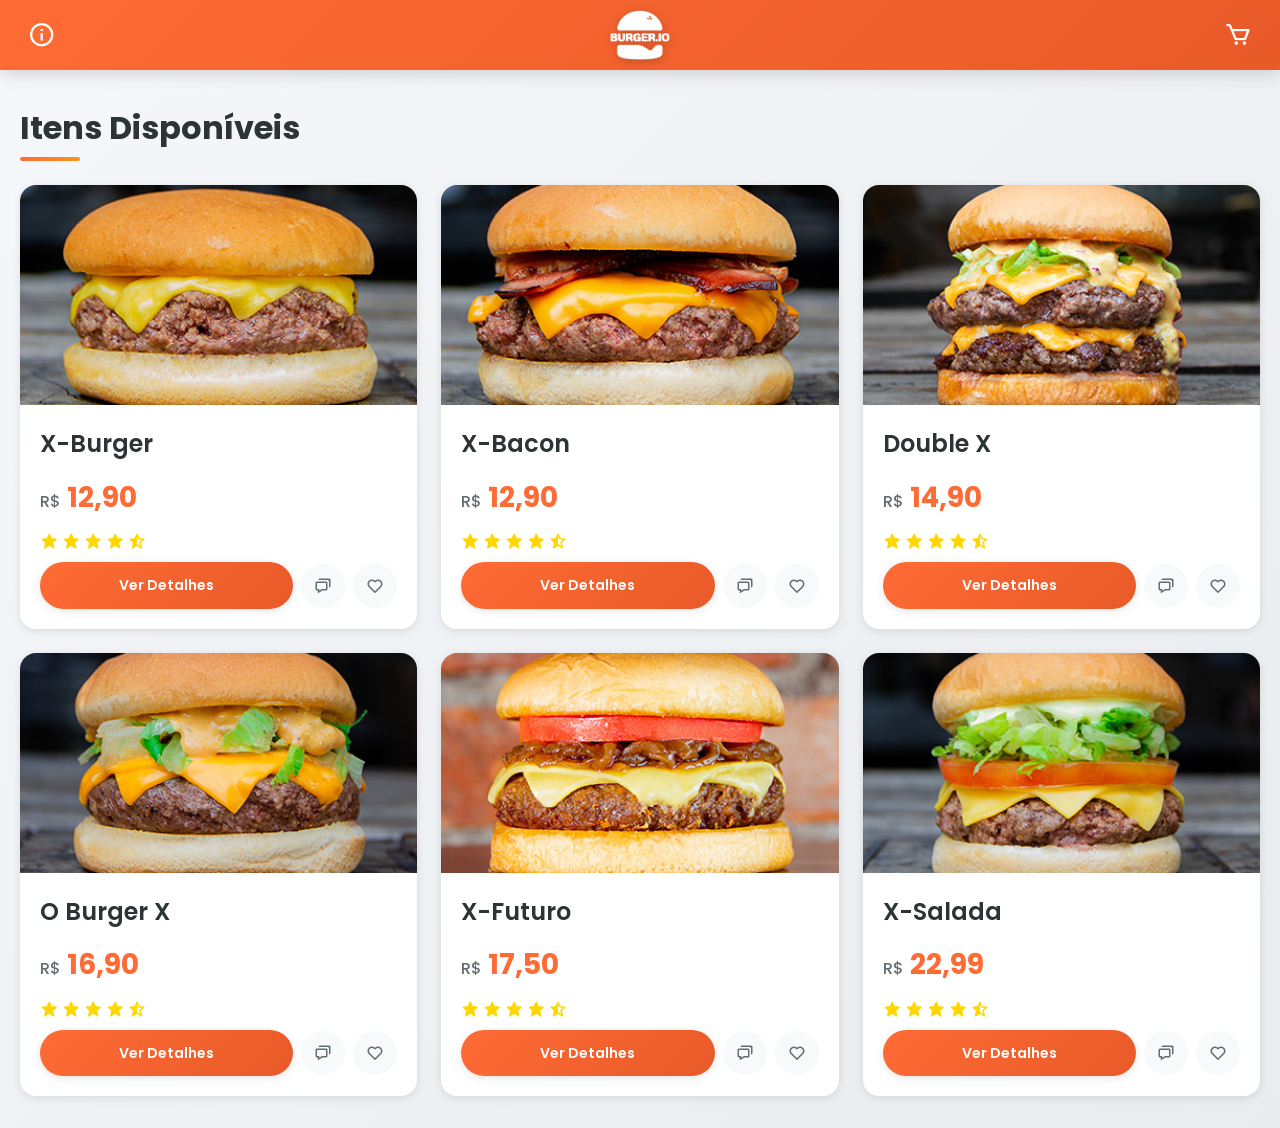
<file: index.html>
<!DOCTYPE html>
<html lang="pt-BR">

<head>
    <meta charset="UTF-8">
    <meta name="viewport" content="width=device-width, initial-scale=1.0">
    <meta name="description"
        content="Burger.IO - Os melhores hambúrgueres artesanais com entrega rápida. Peça agora pelo WhatsApp!">
    <meta name="keywords" content="hambúrguer, burger, delivery, comida, fast food, artesanal">
    <meta name="author" content="Burger.IO">
    <meta name="theme-color" content="#ff6b35">

    <!-- Open Graph / Facebook -->
    <meta property="og:type" content="website">
    <meta property="og:title" content="Burger.IO - Hambúrgueres Artesanais">
    <meta property="og:description" content="Os melhores hambúrgueres artesanais com entrega rápida!">
    <meta property="og:image" content="assets/burgerio_logo.png">

    <title>Burger.IO - Hambúrgueres Artesanais | Delivery</title>

    <!-- PWA Configs -->
    <link rel="manifest" href="manifest.json" />
    <link rel="apple-touch-icon" href="assets/burgerio_logo.png" />
    <meta name="apple-mobile-web-app-status-bar" content="#ff6b35" />

    <!-- Icons -->
    <link href='https://unpkg.com/boxicons@2.1.4/css/boxicons.min.css' rel='stylesheet'>

    <!-- Styles -->
    <link rel="stylesheet" href="css/styles.css">
</head>

<body>

    <header class="app_bar">
        <i class='bx bx-info-circle' title="Informações"></i>
        <div class="app_logo">
            <img src="assets/burgerio_logo.png" alt="Burger.IO - Logo da Hamburgueria">
        </div>
        <i class='bx bx-cart' title="Carrinho"></i>
    </header>

    <main class="home-main">
        <h1>Itens Disponíveis</h1>
        <section class="itens-list">
            <!-- Conteúdo gerado dinamicamente via JavaScript -->
        </section>
    </main>

    <script src="js/main.js"></script>
</body>

</html>
</file>
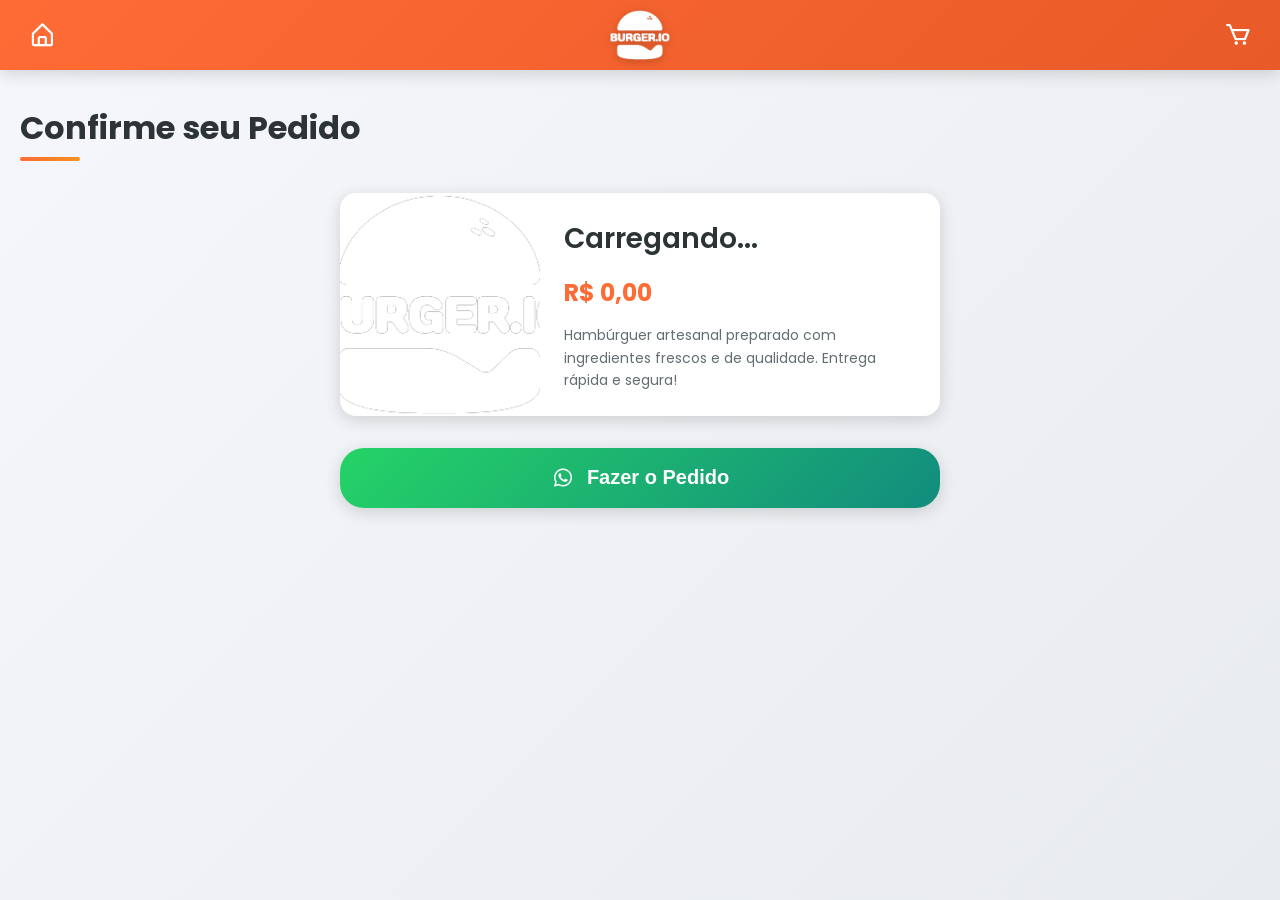
<file: confirm_order.html>
<!DOCTYPE html>
<html lang="pt-BR">

<head>
    <meta charset="UTF-8">
    <meta name="viewport" content="width=device-width, initial-scale=1.0">
    <meta name="description" content="Confirme seu pedido - Burger.IO">
    <meta name="theme-color" content="#ff6b35">
    <title>Confirmar Pedido - Burger.IO</title>

    <!-- Icons -->
    <link href='https://unpkg.com/boxicons@2.1.4/css/boxicons.min.css' rel='stylesheet'>

    <!-- Styles -->
    <link rel="stylesheet" href="css/styles.css">
</head>

<body>

    <header class="app_bar">
        <a href="index.html" title="Voltar para início">
            <i class='bx bx-home-alt'></i>
        </a>
        <div class="app_logo">
            <img src="assets/burgerio_logo.png" alt="Burger.IO - Logo da Hamburgueria">
        </div>
        <i class='bx bx-cart' title="Carrinho"></i>
    </header>

    <main class="home-confirm">
        <h1>Confirme seu Pedido</h1>

        <section class="order-itens">
            <div class="order-card">
                <div class="card-image">
                    <img id="item-image" src="assets/burgerio_logo.png" alt="Imagem do produto">
                </div>

                <div class="card-details">
                    <h2 id="item-name">Carregando...</h2>
                    <h3 id="item-price">R$ 0,00</h3>
                    <p>
                        Hambúrguer artesanal preparado com ingredientes frescos e de qualidade.
                        Entrega rápida e segura!
                    </p>
                </div>
            </div>

            <button class="button-confirm" onclick="openWhatsApp()">
                <i class='bx bxl-whatsapp'></i> Fazer o Pedido
            </button>
        </section>
    </main>

    <script src="js/confirm-order.js"></script>
</body>

</html>
</file>
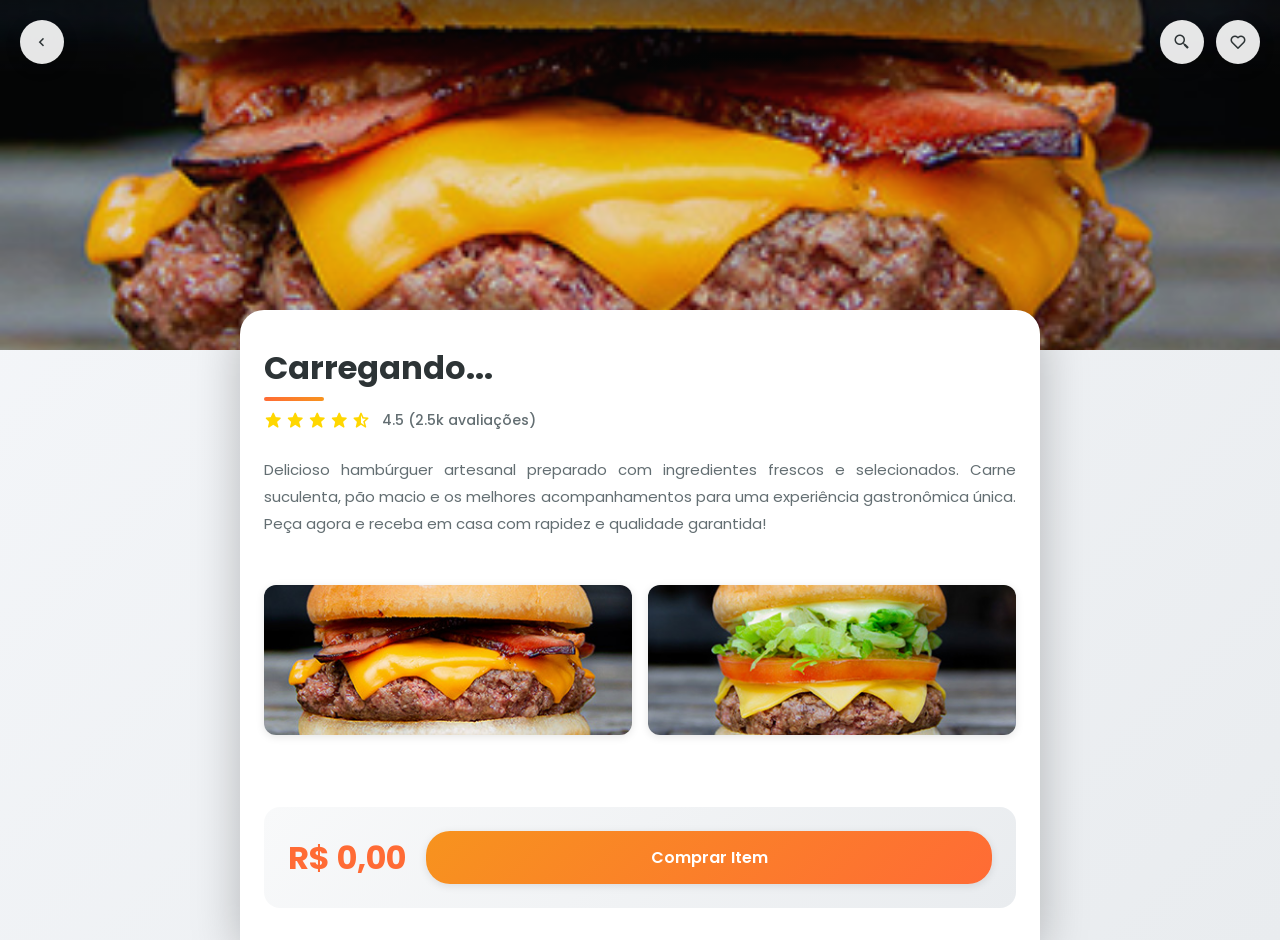
<file: item_details.html>
<!DOCTYPE html>
<html lang="pt-BR">

<head>
    <meta charset="UTF-8">
    <meta name="viewport" content="width=device-width, initial-scale=1.0">
    <meta name="description" content="Detalhes do produto - Burger.IO">
    <meta name="theme-color" content="#ff6b35">
    <title>Detalhes do Produto - Burger.IO</title>

    <!-- Icons -->
    <link href='https://unpkg.com/boxicons@2.1.4/css/boxicons.min.css' rel='stylesheet'>

    <!-- Styles -->
    <link rel="stylesheet" href="css/styles.css">
</head>

<body>

    <header class="header-details">
        <img src="assets/x-bacon.jpg" alt="Hambúrguer" class="image-item">

        <div class="option-details">
            <a href="index.html" title="Voltar">
                <div class="icon-option">
                    <i class='bx bx-chevron-left'></i>
                </div>
            </a>

            <div class="right-option">
                <div class="icon-option" title="Buscar">
                    <i class='bx bx-search-alt-2'></i>
                </div>

                <div class="icon-option" title="Favoritar">
                    <i class='bx bx-heart'></i>
                </div>
            </div>
        </div>
    </header>

    <main class="main-details">
        <h1 class="name-item">Carregando...</h1>

        <section class="info-details">
            <div class="iten-raiting">
                <i class='bx bxs-star'></i>
                <i class='bx bxs-star'></i>
                <i class='bx bxs-star'></i>
                <i class='bx bxs-star'></i>
                <i class='bx bxs-star-half'></i>
                <p>4.5 (2.5k avaliações)</p>
            </div>

            <div class="description-details">
                Delicioso hambúrguer artesanal preparado com ingredientes frescos e selecionados.
                Carne suculenta, pão macio e os melhores acompanhamentos para uma experiência
                gastronômica única. Peça agora e receba em casa com rapidez e qualidade garantida!
            </div>

            <div class="galery-details">
                <a class="galery-image" href="#image01" title="Ver imagem ampliada">
                    <img src="assets/x-bacon.jpg" alt="X-Bacon">
                </a>

                <a href="#" class="lightbox" id="image01">
                    <span style="background-image: url(assets/x-bacon.jpg);">
                        <p>Experimente também nosso X-Bacon</p>
                    </span>
                </a>

                <a class="galery-image" href="#image02" title="Ver imagem ampliada">
                    <img src="assets/x-salada.jpg" alt="X-Salada">
                </a>

                <a href="#" class="lightbox" id="image02">
                    <span style="background-image: url(assets/x-salada.jpg);">
                        <p>Experimente também nosso X-Salada</p>
                    </span>
                </a>
            </div>

            <div class="buy-iten">
                <p class="price-iten">R$ 0,00</p>
                <a onclick="openOrderConfirm();" class="option-detail">Comprar Item</a>
            </div>
        </section>
    </main>

    <script src="js/item-details.js"></script>
</body>

</html>
</file>
<file: css/styles.css>
/* ========================================
   IMPORTAÇÃO DE FONTES
   ======================================== */
@import url('https://fonts.googleapis.com/css2?family=Poppins:wght@300;400;500;600;700&display=swap');

/* ========================================
   RESET E CONFIGURAÇÕES GLOBAIS
   ======================================== */
* {
  margin: 0;
  padding: 0;
  box-sizing: border-box;
}

:root {
  /* Cores Principais */
  --primary-color: #ff6b35;
  --primary-dark: #e85a28;
  --primary-light: #ff8c5a;
  
  /* Cores Secundárias */
  --secondary-color: #f7931e;
  --accent-color: #ffd23f;
  
  /* Cores Neutras */
  --dark: #2d3436;
  --dark-light: #636e72;
  --light: #f8f9fa;
  --white: #ffffff;
  
  /* Cores de Status */
  --success: #00b894;
  --warning: #fdcb6e;
  --star-color: #ffd700;
  
  /* Sombras */
  --shadow-sm: 0 2px 8px rgba(0, 0, 0, 0.1);
  --shadow-md: 0 4px 16px rgba(0, 0, 0, 0.15);
  --shadow-lg: 0 8px 32px rgba(0, 0, 0, 0.2);
  --shadow-xl: 0 12px 48px rgba(0, 0, 0, 0.25);
  
  /* Transições */
  --transition-fast: 0.2s ease;
  --transition-normal: 0.3s ease;
  --transition-slow: 0.5s ease;
  
  /* Bordas */
  --radius-sm: 8px;
  --radius-md: 12px;
  --radius-lg: 16px;
  --radius-xl: 24px;
}

body {
  font-family: 'Poppins', -apple-system, BlinkMacSystemFont, 'Segoe UI', sans-serif;
  background: linear-gradient(135deg, #f5f7fa 0%, #e9ecef 100%);
  color: var(--dark);
  line-height: 1.6;
  min-height: 100vh;
}

/* ========================================
   HEADER / APP BAR
   ======================================== */
.app_bar {
  width: 100%;
  height: 70px;
  background: linear-gradient(135deg, var(--primary-color) 0%, var(--primary-dark) 100%);
  padding: 0 20px;
  box-shadow: var(--shadow-md);
  display: flex;
  align-items: center;
  justify-content: space-between;
  color: var(--white);
  position: sticky;
  top: 0;
  z-index: 1000;
  backdrop-filter: blur(10px);
}

.app_bar i {
  color: var(--white);
  font-size: 28px;
  cursor: pointer;
  transition: var(--transition-fast);
  padding: 8px;
  border-radius: var(--radius-sm);
}

.app_bar i:hover {
  background: rgba(255, 255, 255, 0.2);
  transform: scale(1.1);
}

.app_bar a {
  text-decoration: none;
  display: flex;
  align-items: center;
}

.app_logo {
  height: 50px;
  flex: 1;
  text-align: center;
  display: flex;
  align-items: center;
  justify-content: center;
}

.app_logo img {
  height: 100%;
  filter: drop-shadow(0 2px 4px rgba(0, 0, 0, 0.2));
  transition: var(--transition-normal);
}

.app_logo img:hover {
  transform: scale(1.05);
}

/* ========================================
   MAIN CONTENT
   ======================================== */
main {
  padding: 32px 20px;
  max-width: 1400px;
  margin: 0 auto;
}

main h1 {
  font-size: 2rem;
  font-weight: 700;
  margin-bottom: 32px;
  color: var(--dark);
  position: relative;
  display: inline-block;
}

main h1::after {
  content: '';
  position: absolute;
  bottom: -8px;
  left: 0;
  width: 60px;
  height: 4px;
  background: linear-gradient(90deg, var(--primary-color), var(--secondary-color));
  border-radius: 2px;
}

/* ========================================
   LISTA DE ITENS - GRID RESPONSIVO
   ======================================== */
.itens-list {
  display: grid;
  grid-template-columns: repeat(auto-fill, minmax(280px, 1fr));
  gap: 24px;
  align-items: start;
}

/* ========================================
   CARD DE ITEM
   ======================================== */
.item-card {
  background: var(--white);
  border-radius: var(--radius-lg);
  overflow: hidden;
  box-shadow: var(--shadow-sm);
  transition: var(--transition-normal);
  position: relative;
  display: flex;
  flex-direction: column;
  height: 100%;
}

.item-card:hover {
  transform: translateY(-8px);
  box-shadow: var(--shadow-lg);
}

.item-card .item-image {
  width: 100%;
  height: 220px;
  object-fit: cover;
  transition: var(--transition-slow);
}

.item-card:hover .item-image {
  transform: scale(1.05);
}

.item-card .card-content {
  padding: 20px;
  display: flex;
  flex-direction: column;
  gap: 12px;
  flex: 1;
}

.item-card .card-content h2 {
  font-size: 1.5rem;
  font-weight: 600;
  color: var(--dark);
  margin: 0;
}

.item-card .card-content .iten-price {
  font-size: 1.75rem;
  font-weight: 700;
  color: var(--primary-color);
  margin: 0;
}

.item-card .card-content .iten-price .less-price {
  font-size: 1rem;
  font-weight: 500;
  color: var(--dark-light);
}

/* ========================================
   AVALIAÇÃO (RATING)
   ======================================== */
.iten-raiting {
  display: flex;
  align-items: center;
  gap: 4px;
  color: var(--star-color);
  font-size: 18px;
}

.iten-raiting p {
  color: var(--dark-light);
  font-size: 14px;
  margin-left: 8px;
  font-weight: 500;
}

/* ========================================
   OPÇÕES DO ITEM
   ======================================== */
.item-card .iten-option {
  display: flex;
  align-items: center;
  gap: 8px;
  margin-top: auto;
}

.option-detail {
  flex: 1;
  text-decoration: none;
  color: var(--white);
  background: linear-gradient(135deg, var(--primary-color), var(--primary-dark));
  text-align: center;
  padding: 12px 20px;
  border-radius: var(--radius-xl);
  font-size: 14px;
  font-weight: 600;
  cursor: pointer;
  transition: var(--transition-normal);
  box-shadow: var(--shadow-sm);
  border: none;
  display: inline-block;
}

.option-detail:hover {
  background: linear-gradient(135deg, var(--primary-dark), var(--primary-color));
  transform: translateY(-2px);
  box-shadow: var(--shadow-md);
}

.icon-option {
  background: var(--light);
  padding: 12px;
  border-radius: 50%;
  display: flex;
  align-items: center;
  justify-content: center;
  cursor: pointer;
  transition: var(--transition-fast);
  color: var(--dark-light);
  font-size: 18px;
  width: 44px;
  height: 44px;
}

.icon-option:hover {
  background: var(--primary-color);
  color: var(--white);
  transform: scale(1.1);
}

/* ========================================
   PÁGINA DE DETALHES
   ======================================== */
.header-details {
  position: relative;
  overflow: hidden;
  width: 100%;
  height: 350px;
  background: var(--dark);
}

.header-details img {
  width: 100%;
  height: 100%;
  object-fit: cover;
  opacity: 0.9;
}

.header-details .option-details {
  position: absolute;
  top: 0;
  left: 0;
  right: 0;
  display: flex;
  padding: 20px;
  justify-content: space-between;
  background: linear-gradient(180deg, rgba(0,0,0,0.5) 0%, transparent 100%);
}

.header-details .option-details .right-option {
  display: flex;
  gap: 12px;
}

.header-details .option-details a {
  text-decoration: none;
}

.header-details .icon-option {
  background: rgba(255, 255, 255, 0.9);
  backdrop-filter: blur(10px);
  color: var(--dark);
  box-shadow: var(--shadow-md);
}

.header-details .icon-option:hover {
  background: var(--white);
}

.main-details {
  width: 100%;
  max-width: 800px;
  margin: -40px auto 0;
  border-radius: var(--radius-xl) var(--radius-xl) 0 0;
  background: var(--white);
  padding: 32px 24px;
  box-shadow: var(--shadow-xl);
  position: relative;
  min-height: calc(100vh - 310px);
}

.main-details h1 {
  font-size: 2rem;
  font-weight: 700;
  color: var(--dark);
  margin-bottom: 16px;
}

.info-details {
  display: flex;
  flex-direction: column;
  gap: 24px;
}

.info-details .iten-raiting {
  color: var(--star-color);
}

.info-details .iten-raiting p {
  color: var(--dark-light);
  font-size: 14px;
  margin-left: 8px;
}

.info-details .description-details {
  font-size: 15px;
  color: var(--dark-light);
  text-align: justify;
  line-height: 1.8;
}

/* ========================================
   GALERIA DE IMAGENS
   ======================================== */
.info-details .galery-details {
  display: grid;
  grid-template-columns: repeat(auto-fit, minmax(150px, 1fr));
  gap: 16px;
  margin: 24px 0;
}

.info-details .galery-details .galery-image {
  display: block;
  border-radius: var(--radius-md);
  overflow: hidden;
  box-shadow: var(--shadow-sm);
  transition: var(--transition-normal);
}

.info-details .galery-details .galery-image:hover {
  transform: scale(1.05);
  box-shadow: var(--shadow-md);
}

.info-details .galery-details .galery-image img {
  width: 100%;
  height: 150px;
  object-fit: cover;
  display: block;
}

/* ========================================
   LIGHTBOX
   ======================================== */
.lightbox {
  display: none;
  position: fixed;
  top: 0;
  bottom: 0;
  right: 0;
  left: 0;
  background-color: rgba(0, 0, 0, 0.95);
  z-index: 9999;
  padding: 2em;
  color: var(--white);
  text-decoration: none;
  backdrop-filter: blur(10px);
}

.lightbox:target {
  display: flex;
  align-items: center;
  justify-content: center;
}

.lightbox span {
  display: flex;
  align-items: center;
  justify-content: center;
  width: 100%;
  height: 100%;
  background-position: center;
  background-repeat: no-repeat;
  background-size: contain;
}

.lightbox span p {
  text-align: center;
  position: absolute;
  bottom: 60px;
  left: 0;
  right: 0;
  font-size: 1.2rem;
  font-weight: 500;
  text-shadow: 0 2px 8px rgba(0, 0, 0, 0.8);
}

/* ========================================
   SEÇÃO DE COMPRA
   ======================================== */
.info-details .buy-iten {
  display: flex;
  justify-content: space-between;
  align-items: center;
  padding: 24px;
  background: linear-gradient(135deg, #f8f9fa 0%, #e9ecef 100%);
  border-radius: var(--radius-lg);
  margin-top: 24px;
  gap: 20px;
  flex-wrap: wrap;
}

.info-details .buy-iten .price-iten {
  font-size: 2rem;
  font-weight: 700;
  color: var(--primary-color);
  margin: 0;
}

.info-details .buy-iten .option-detail {
  background: linear-gradient(135deg, var(--secondary-color), var(--primary-color));
  color: var(--white);
  padding: 14px 32px;
  font-size: 16px;
}

/* ========================================
   PÁGINA DE CONFIRMAÇÃO
   ======================================== */
.home-confirm h1 {
  text-align: center;
  margin-bottom: 40px;
}

.order-itens {
  display: flex;
  flex-direction: column;
  align-items: center;
  gap: 32px;
  max-width: 600px;
  margin: 0 auto;
}

.order-itens .order-card {
  display: flex;
  background: var(--white);
  width: 100%;
  border-radius: var(--radius-lg);
  overflow: hidden;
  box-shadow: var(--shadow-md);
  transition: var(--transition-normal);
}

.order-itens .order-card:hover {
  box-shadow: var(--shadow-lg);
}

.order-itens .order-card .card-image {
  flex: 1;
  min-width: 180px;
  max-width: 200px;
}

.order-itens .order-card .card-image img {
  width: 100%;
  height: 100%;
  object-fit: cover;
}

.order-itens .order-card .card-details {
  flex: 1.5;
  padding: 24px;
  display: flex;
  flex-direction: column;
  justify-content: space-between;
  gap: 12px;
}

.order-itens .order-card h2 {
  font-size: 1.75rem;
  font-weight: 600;
  color: var(--dark);
  margin: 0;
}

.order-itens .order-card #item-price {
  font-size: 1.5rem;
  font-weight: 700;
  color: var(--primary-color);
  margin: 0;
}

.order-itens .order-card p {
  color: var(--dark-light);
  font-size: 14px;
  line-height: 1.6;
}

/* ========================================
   BOTÃO DE CONFIRMAÇÃO (WHATSAPP)
   ======================================== */
.order-itens .button-confirm {
  width: 100%;
  background: linear-gradient(135deg, #25d366, #128c7e);
  text-decoration: none;
  color: var(--white);
  padding: 18px 32px;
  border-radius: var(--radius-xl);
  font-size: 1.25rem;
  font-weight: 600;
  display: flex;
  align-items: center;
  justify-content: center;
  gap: 12px;
  box-shadow: var(--shadow-md);
  transition: var(--transition-normal);
  border: none;
  cursor: pointer;
}

.order-itens .button-confirm:hover {
  background: linear-gradient(135deg, #128c7e, #25d366);
  transform: translateY(-2px);
  box-shadow: var(--shadow-lg);
}

.order-itens .button-confirm i {
  font-size: 1.5rem;
}

/* ========================================
   RESPONSIVIDADE
   ======================================== */
@media (max-width: 768px) {
  main h1 {
    font-size: 1.5rem;
  }
  
  .itens-list {
    grid-template-columns: 1fr;
    gap: 20px;
  }
  
  .item-card .item-image {
    height: 200px;
  }
  
  .header-details {
    height: 280px;
  }
  
  .main-details {
    margin: -30px 16px 0;
    padding: 24px 20px;
  }
  
  .main-details h1 {
    font-size: 1.5rem;
  }
  
  .info-details .buy-iten {
    flex-direction: column;
    align-items: stretch;
  }
  
  .info-details .buy-iten .option-detail {
    width: 100%;
  }
  
  .order-itens .order-card {
    flex-direction: column;
  }
  
  .order-itens .order-card .card-image {
    max-width: 100%;
    height: 200px;
  }
  
  .app_bar {
    height: 60px;
  }
  
  .app_logo {
    height: 40px;
  }
}

@media (min-width: 769px) and (max-width: 1024px) {
  .itens-list {
    grid-template-columns: repeat(2, 1fr);
  }
}

@media (min-width: 1025px) {
  .itens-list {
    grid-template-columns: repeat(3, 1fr);
  }
}

/* ========================================
   ANIMAÇÕES E EFEITOS
   ======================================== */
@keyframes fadeIn {
  from {
    opacity: 0;
    transform: translateY(20px);
  }
  to {
    opacity: 1;
    transform: translateY(0);
  }
}

.item-card {
  animation: fadeIn 0.5s ease forwards;
}

.item-card:nth-child(1) { animation-delay: 0.1s; }
.item-card:nth-child(2) { animation-delay: 0.2s; }
.item-card:nth-child(3) { animation-delay: 0.3s; }
.item-card:nth-child(4) { animation-delay: 0.4s; }
.item-card:nth-child(5) { animation-delay: 0.5s; }
.item-card:nth-child(6) { animation-delay: 0.6s; }

/* ========================================
   SCROLLBAR CUSTOMIZADA
   ======================================== */
::-webkit-scrollbar {
  width: 10px;
}

::-webkit-scrollbar-track {
  background: var(--light);
}

::-webkit-scrollbar-thumb {
  background: linear-gradient(180deg, var(--primary-color), var(--primary-dark));
  border-radius: 5px;
}

::-webkit-scrollbar-thumb:hover {
  background: var(--primary-dark);
}
</file>
